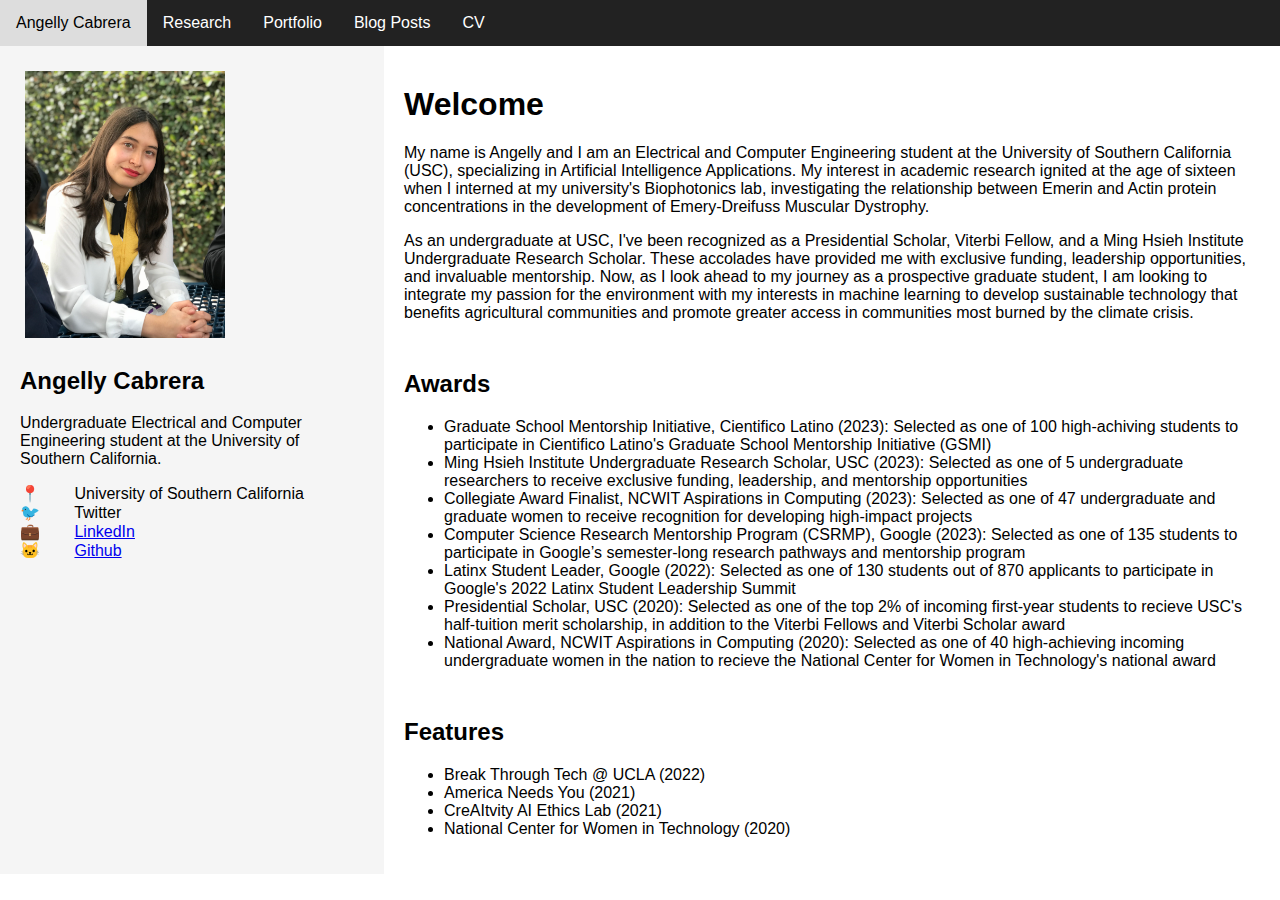
<file: index.html>
<!DOCTYPE html>
<html lang="en">
<head>
    <meta charset="UTF-8">
    <meta name="viewport" content="width=device-width, initial-scale=1.0">
    <link rel="stylesheet" href="style.css">
    <title>Angelly</title>
    <style>
        body {
            font-family: Arial, sans-serif;
            margin: 0;
            padding: 0;
        }
        .navbar {
            background-color: #222;
            overflow: hidden;
        }
        .navbar a {
            float: left;
            display: block;
            color: white;
            text-align: center;
            padding: 14px 16px;
            text-decoration: none;
        }
        .navbar a:hover {
            background-color: #ddd;
            color: black;
        }
        .container {
            display: flex; 
        }
        .sidebar {
            width: 30%; /* Adjust the width as needed */
            background-color: #f5f5f5;
            padding: 20px;
            box-sizing: border-box; /* This ensures padding is included in the width */
        }
        .content {
            width: 70%; /* Adjust the width as needed */
            padding: 20px;
            box-sizing: border-box; /* This ensures padding is included in the width */
        }
        .icon {
            width: 50px;
            display: inline-block;
        }
        .content h1 {
            margin-top: 20px; /* Adjust this value as needed */
        }
    </style>
</head>
<body>

<div class="navbar">
    <a href="test.html">Angelly Cabrera</a>
    <a href="research.html">Research</a>
    <a href="projects.html">Portfolio</a>
    <a href="#">Blog Posts</a>
    <a href="images/Cabrera_Angelly_CV.pdf">CV</a>
</div>

<div class="container">
    <div class="sidebar">
        <img src="images/angelly_me.jpeg" alt="Profile Image" width="200">
        <h2>Angelly Cabrera</h2>
        <p>Undergraduate Electrical and Computer Engineering student at the University of Southern California.</p>
        <div>
            <span class="icon">📍</span> University of Southern California
        </div>
        <div>
            <span class="icon">🐦</span> Twitter
        </div>
        <div>
            <span class="icon">💼</span> <a href="https://www.linkedin.com/in/karycabrera/">LinkedIn</a>
        </div>
        <div>
            <span class="icon">🐱</span> <a href="https://github.com/BitterDer">Github</a>
        </div>
        <!--
        <div>
            <span class="icon">📚</span> Google Scholar
        </div>
        <div>
            <span class="icon">🆔</span> ORCID
        </div>
        -->
    </div>

    <div class="content">
        <h1>Welcome</h1>
        <p>My name is Angelly and I am an Electrical and Computer Engineering student at the University of Southern California (USC), specializing in Artificial Intelligence Applications. My interest in academic research ignited at the age of sixteen when I interned at my university's Biophotonics lab, investigating the relationship between Emerin and Actin protein concentrations in the development of Emery-Dreifuss Muscular Dystrophy.<br></p>
        <p>As an undergraduate at USC, I've been recognized as a Presidential Scholar, Viterbi Fellow, and a Ming Hsieh Institute Undergraduate Research Scholar. These accolades have provided me with exclusive funding, leadership opportunities, and invaluable mentorship. 
            Now, as I look ahead to my journey as a prospective graduate student, I am looking to integrate my passion for the environment with my interests in machine learning to develop sustainable technology that benefits agricultural communities and promote greater access in communities most burned by the climate crisis.</p>

        <section id="awards">
            <h2><br>Awards</h2>
                <ul>
                  <li>Graduate School Mentorship Initiative, Cientifico Latino (2023): Selected as one of 100 high-achiving students to participate in Cientifico Latino's Graduate School Mentorship Initiative (GSMI)</li>
                  <li>Ming Hsieh Institute Undergraduate Research Scholar, USC (2023): Selected as one of 5 undergraduate researchers to receive exclusive funding, leadership, and mentorship opportunities</li>
                  <li>Collegiate Award Finalist, NCWIT Aspirations in Computing (2023): Selected as one of 47 undergraduate and graduate women to receive recognition for developing high-impact projects</li>
                  <li>Computer Science Research Mentorship Program (CSRMP), Google (2023): Selected as one of 135 students to participate in Google’s semester-long research pathways and mentorship program</li>
                  <li>Latinx Student Leader, Google (2022): Selected as one of 130 students out of 870 applicants to participate in Google's 2022 Latinx Student Leadership Summit</li>
                  <li>Presidential Scholar, USC (2020): Selected as one of the top 2% of incoming first-year students to recieve USC's half-tuition merit scholarship, in addition to the Viterbi Fellows and Viterbi Scholar award</li>
                  <li>National Award, NCWIT Aspirations in Computing (2020): Selected as one of 40 high-achieving incoming undergraduate women in the nation to recieve the National Center for Women in Technology's national award</li>
                </ul>
        </section>
        <section id="features">
            <h2><br>Features</h2>
                <ul>
                  <li>Break Through Tech @ UCLA (2022)</li>
                  <li>America Needs You (2021)</li>
                  <li>CreAItvity AI Ethics Lab (2021)</li>
                  <li>National Center for Women in Technology (2020)</li>
                </ul>
        </section>
    </div>
</div>

<!-- Clear floats -->
<div style="clear:both;"></div>

</body>
</html>
</file>
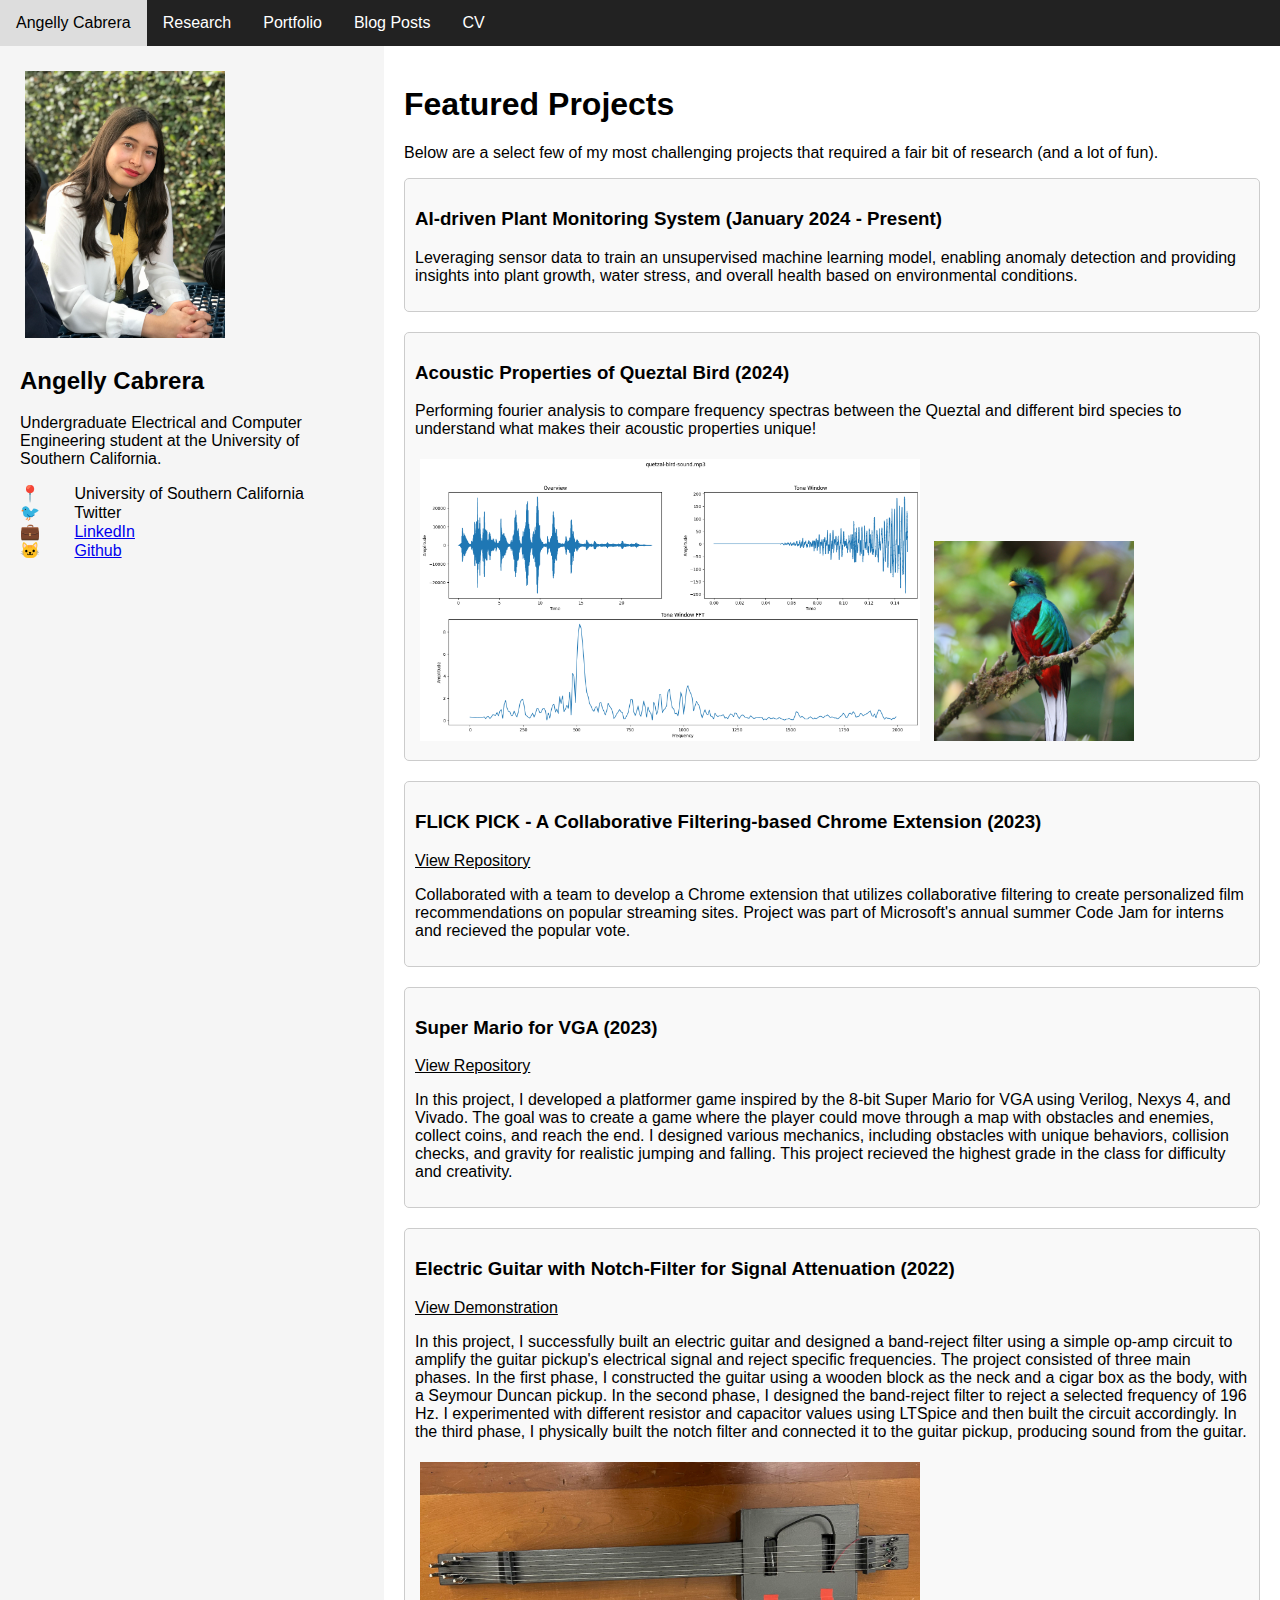
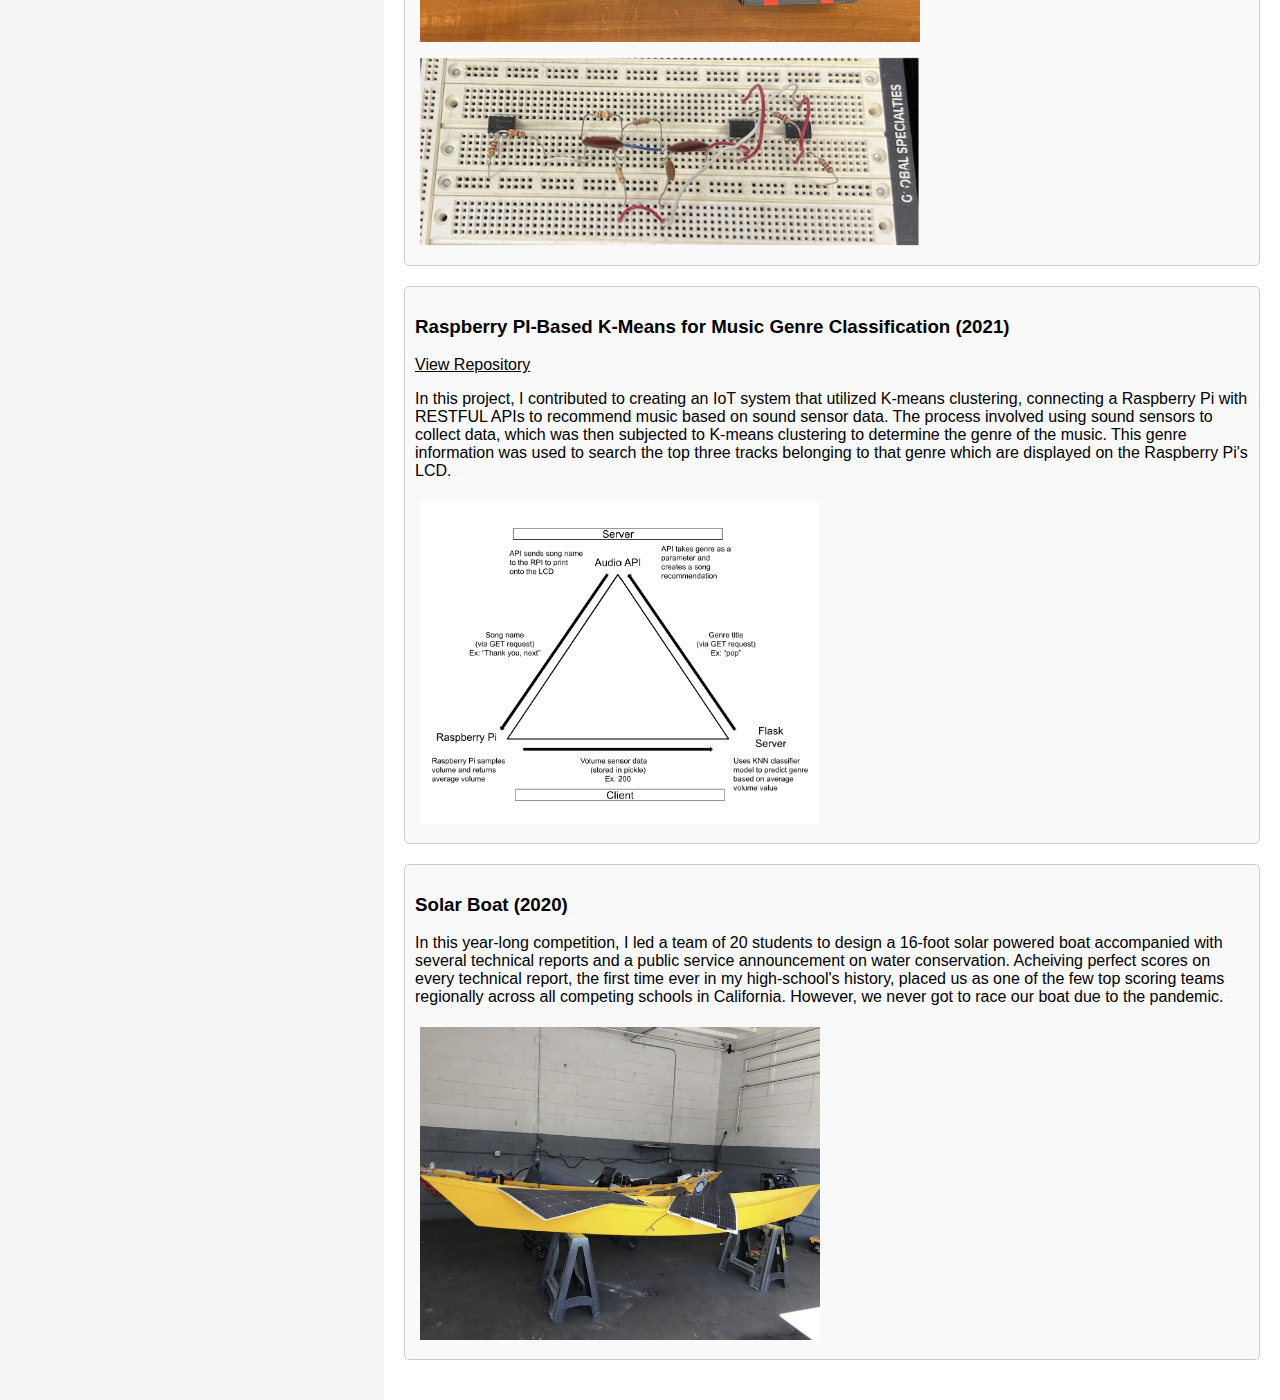
<file: projects.html>
<!DOCTYPE html>
<html lang="en">
<head>
    <meta charset="UTF-8">
    <meta name="viewport" content="width=device-width, initial-scale=1.0">
    <link rel="stylesheet" href="style.css">
    <title>Featured Projects</title>
</head>
<body>

<div class="navbar">
    <a href="index.html">Angelly Cabrera</a>
    <a href="research.html">Research</a>
    <a href="#">Portfolio</a>
    <a href="#">Blog Posts</a>
    <a href="images/Cabrera_Angelly_CV.pdf">CV</a>
</div>

<div class="container">
    <div class="sidebar">
        <img src="images/angelly_me.jpeg" alt="Profile Image" width="200">
        <h2>Angelly Cabrera</h2>
        <p>Undergraduate Electrical and Computer Engineering student at the University of Southern California.</p>
        <div>
            <span class="icon">📍</span> University of Southern California
        </div>
        <div>
            <span class="icon">🐦</span> Twitter
        </div>
        <div>
            <span class="icon">💼</span> <a href="https://www.linkedin.com/in/karycabrera/">LinkedIn</a>
        </div>
        <div>
            <span class="icon">🐱</span> <a href="https://github.com/BitterDer">Github</a>
        </div>
        <!--
        <div>
            <span class="icon">📚</span> Google Scholar
        </div>
        <div>
            <span class="icon">🆔</span> ORCID
        </div>
        -->
    </div>

    <div class="content">
        <h1>Featured Projects</h1>
        <p>Below are a select few of my most challenging projects that required a fair bit of research (and a lot of fun).</p>
        <div class="project">
            <h3>AI-driven Plant Monitoring System (January 2024 - Present)</h3>
            <p>Leveraging sensor data to train an unsupervised machine learning model, enabling anomaly detection and providing insights into plant growth, water stress, and overall health based on environmental conditions.</p> 
        </div>
        <div class="project">
            <h3>Acoustic Properties of Queztal Bird (2024)</h3>
            <p>Performing fourier analysis to compare frequency spectras between the Queztal and different bird species to understand what makes their acoustic properties unique!</p> 
            <img src="images/queztalchirp.png" width="500" class="center">
            <img src="images/quetzal-bird.jpg" width="200" class="center">
        </div>
        <div class="project">
            <h3>FLICK PICK - A Collaborative Filtering-based Chrome Extension (2023)</h3>
            <a href="https://github.com/kyleburgess2025/movie-prediction" target="_blank" id="posterLink">View Repository</a>
            <p>Collaborated with a team to develop a Chrome extension that utilizes collaborative filtering to create personalized film recommendations on popular streaming sites. Project was part of Microsoft's annual summer Code Jam for interns and recieved the popular vote.</p>
        </div>
        <div class="project">
            <h3>Super Mario for VGA (2023)</h3>
            <a href="https://github.com/BitterDer/MarioVGA" target="_blank" id="posterLink">View Repository</a>
            <p>In this project, I developed a platformer game inspired by the 8-bit Super Mario for VGA using Verilog, Nexys 4, and Vivado. The goal was to create a game where the player could move through a map with obstacles and enemies, collect coins, and reach the end. I designed various mechanics, including obstacles with unique behaviors, collision checks, and gravity for realistic jumping and falling. This project recieved the highest grade in the class for difficulty and creativity.</p>
        </div>
        <div class="project">
            <h3>Electric Guitar with Notch-Filter for Signal Attenuation (2022)</h3>
            <a href="https://drive.google.com/file/d/1648eyoQMRIoGKxLIbobhWrftVgF0Jt7v/view" target="_blank" id="posterLink">View Demonstration</a>
            <p>In this project, I successfully built an electric guitar and designed a band-reject filter using a simple op-amp circuit to amplify the guitar pickup's electrical signal and reject specific frequencies. The project consisted of three main phases. In the first phase, I constructed the guitar using a wooden block as the neck and a cigar box as the body, with a Seymour Duncan pickup. In the second phase, I designed the band-reject filter to reject a selected frequency of 196 Hz. I experimented with different resistor and capacitor values using LTSpice and then built the circuit accordingly. In the third phase, I physically built the notch filter and connected it to the guitar pickup, producing sound from the guitar.</p>
            <img src="images/electricguitar.png" width="500" class="center">
            <img src="images/guitarcircuit.png" width="500" class="center">
        </div>
        <div class="project">
            <h3>Raspberry PI-Based K-Means for Music Genre Classification (2021)</h3>
            <a href="https://github.com/BitterDer/EE250-Final-Project" target="_blank" id="posterLink">View Repository</a>
            <p>In this project, I contributed to creating an IoT system that utilized K-means clustering, connecting a Raspberry Pi with RESTFUL APIs to recommend music based on sound sensor data. The process involved using sound sensors to collect data, which was then subjected to K-means clustering to determine the genre of the music. This genre information was used to search the top three tracks belonging to that genre which are displayed on the Raspberry Pi's LCD.</p>
            <img src="images/ee250diagram.png" width="400">
        </div>
        <div class="project">
            <h3>Solar Boat (2020)</h3>
            <p> In this year-long competition, I led a team of 20 students to design a 16-foot solar powered boat accompanied with several technical reports and a public service announcement on water conservation. Acheiving perfect scores on every technical report, the first time ever in my high-school's history, placed us as one of the few top scoring teams regionally across all competing schools in California. However, we never got to race our boat due to the pandemic.</p>
            <img src="images/solarboat.png" width="400">
        </div>
    </div>
</div>

<!-- Clear floats -->
<div style="clear:both;"></div>

</body>
</html>
</file>
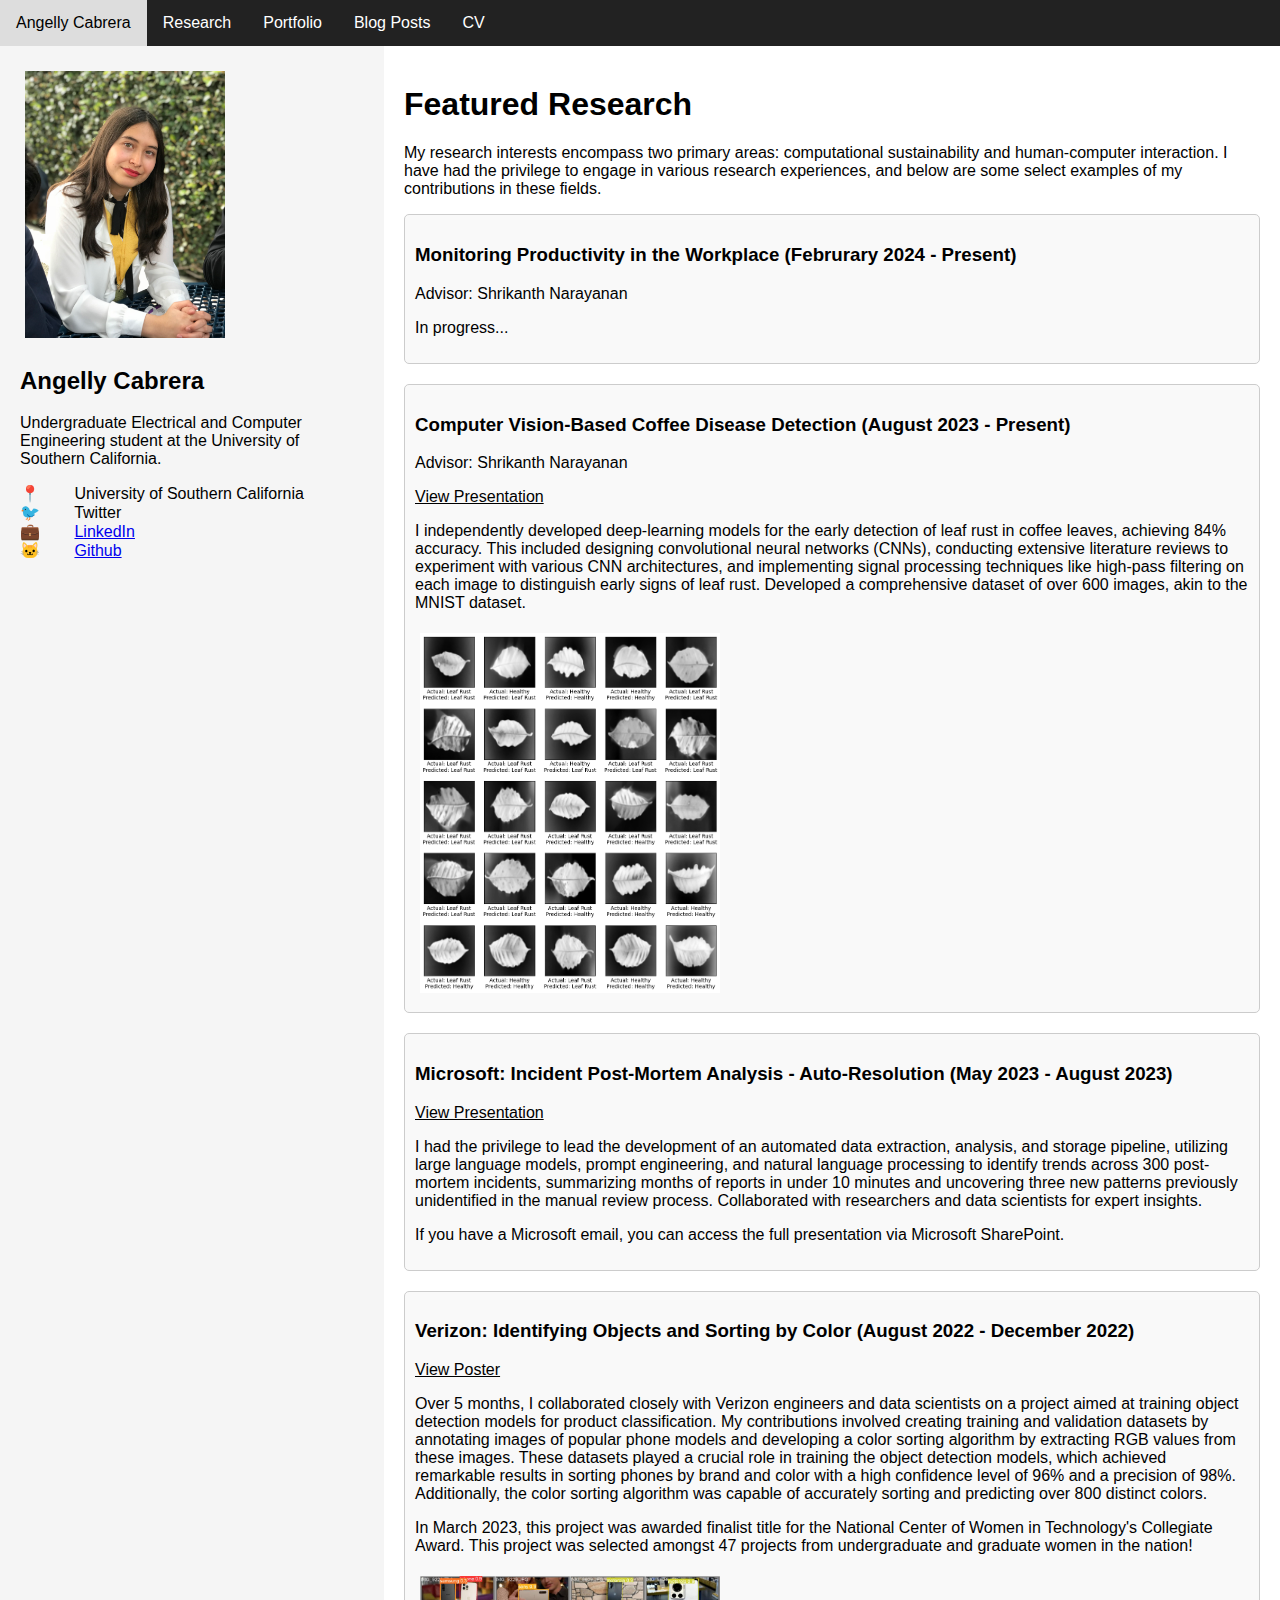
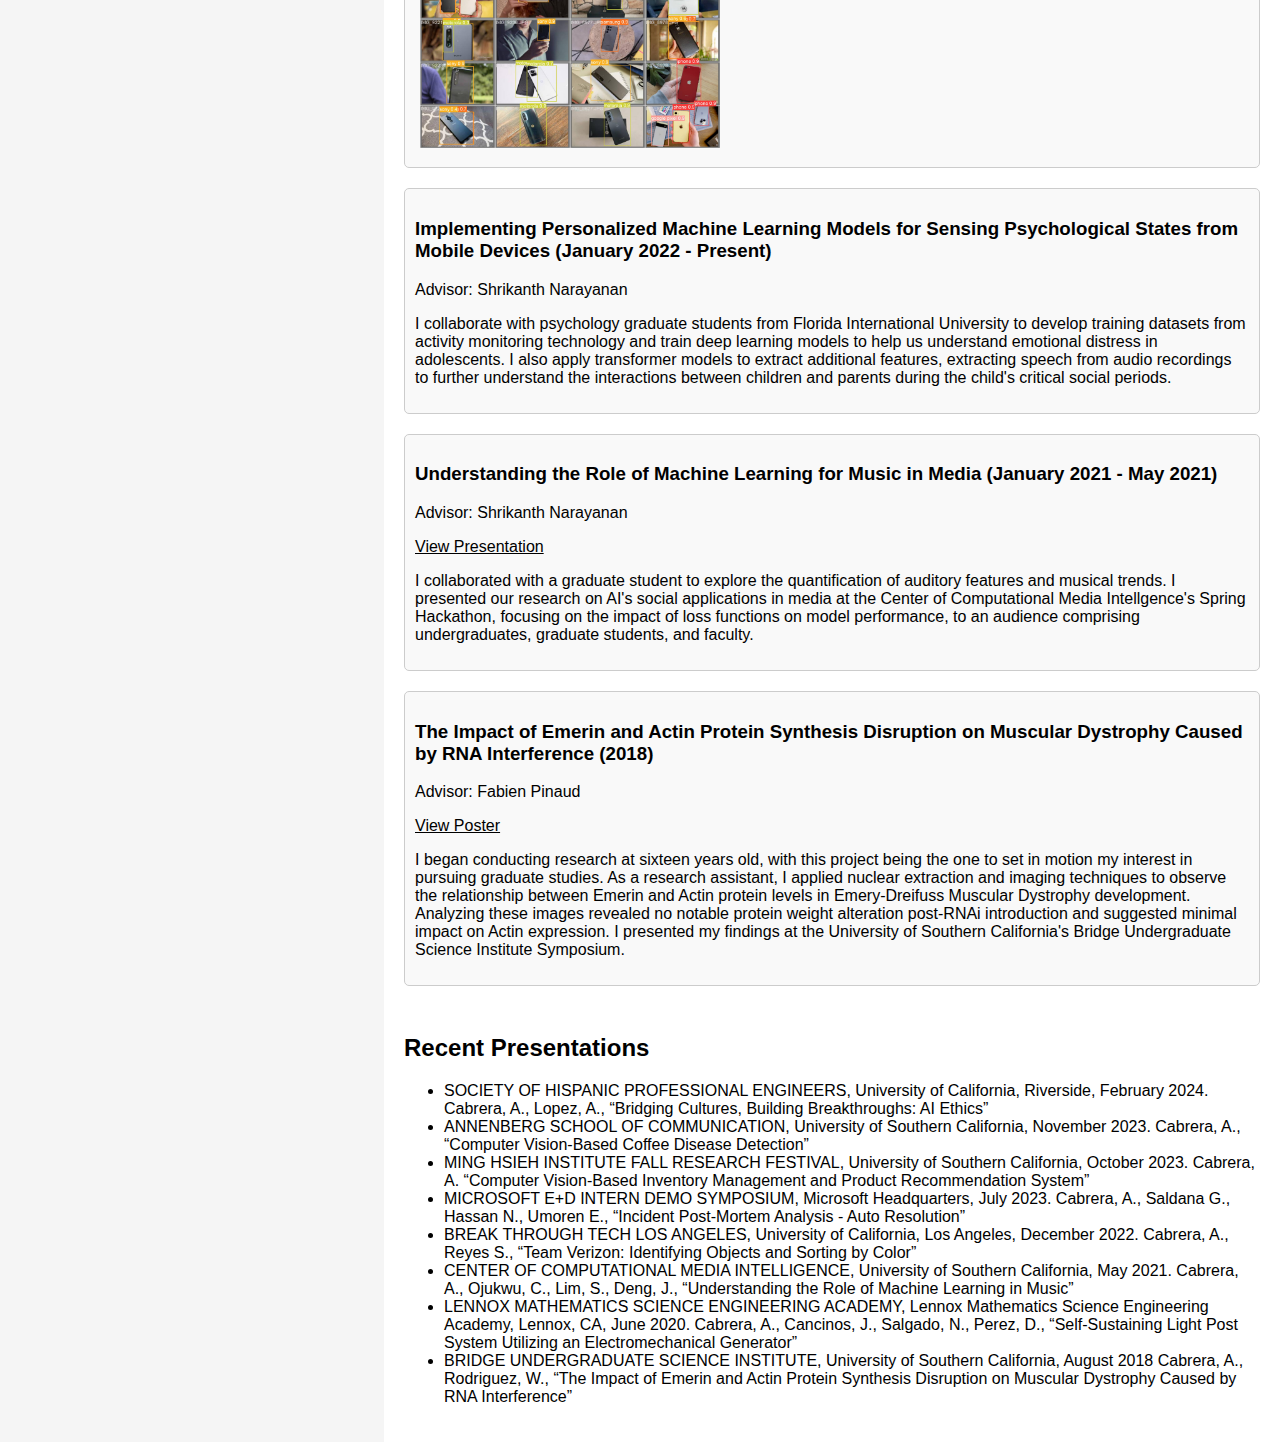
<file: research.html>
<!DOCTYPE html>
<html lang="en">
<head>
    <meta charset="UTF-8">
    <meta name="viewport" content="width=device-width, initial-scale=1.0">
    <link rel="stylesheet" href="style.css">
    <title>Featured Projects</title>
</head>
<body>

<div class="navbar">
    <a href="index.html">Angelly Cabrera</a>
    <a href="research.html">Research</a>
    <a href="projects.html">Portfolio</a>
    <a href="#">Blog Posts</a>
    <a href="images/Cabrera_Angelly_CV.pdf">CV</a>
</div>

<div class="container">
    <div class="sidebar">
        <img src="images/angelly_me.jpeg" alt="Profile Image" width="200">
        <h2>Angelly Cabrera</h2>
        <p>Undergraduate Electrical and Computer Engineering student at the University of Southern California.</p>
        <div>
            <span class="icon">📍</span> University of Southern California
        </div>
        <div>
            <span class="icon">🐦</span> Twitter
        </div>
        <div>
            <span class="icon">💼</span> <a href="https://www.linkedin.com/in/karycabrera/">LinkedIn</a>
        </div>
        <div>
            <span class="icon">🐱</span> <a href="https://github.com/BitterDer">Github</a>
        </div>
        <!--
        <div>
            <span class="icon">📚</span> Google Scholar
        </div>
        <div>
            <span class="icon">🆔</span> ORCID
        </div>
        -->
    </div>

    <div class="content">
        <h1>Featured Research</h1>
        <p>My research interests encompass two primary areas: computational sustainability and human-computer interaction. I have had the privilege to engage in various research experiences, and below are some select examples of my contributions in these fields.<br></p>
        <div class="project">
            <h3>Monitoring Productivity in the Workplace (Februrary 2024 - Present)</h3>
            <p>Advisor: Shrikanth Narayanan</p>
            <p>In progress...</p>
        </div>
        <div class="project">
            <h3>Computer Vision-Based Coffee Disease Detection (August 2023 - Present)</h3>
            <p>Advisor: Shrikanth Narayanan</p>
            <a href="images/Cabrera_Angelly_DirectedResearch.pdf" target="_blank" id="posterLink">View Presentation</a>
            <p>I independently developed deep-learning models for the early detection of leaf rust in coffee leaves, achieving 84% accuracy. This included designing convolutional neural networks (CNNs), conducting extensive literature reviews to experiment with various CNN architectures, and implementing signal processing techniques like high-pass filtering on each image to distinguish early signs of leaf rust. Developed a comprehensive dataset of over 600 images, akin to the MNIST dataset.</p>
            <img src="images/predictedleaf.png" width="300" class="center">
        </div>
        <div class="project">
            <h3>Microsoft: Incident Post-Mortem Analysis - Auto-Resolution (May 2023 - August 2023)</h3>
            <a href="images/Cabrera_Angelly_MFSTDemo.pdf" target="_blank" id="posterLink">View Presentation</a>
            <p>I had the privilege to lead the development of an automated data extraction, analysis, and storage pipeline, utilizing large language models, prompt engineering, and natural language processing to identify trends across 300 post-mortem incidents, summarizing months of reports in under 10 minutes and uncovering three new patterns previously unidentified in the manual review process. Collaborated with researchers and data scientists for expert insights.</p>
            <p>If you have a Microsoft email, you can access the full presentation via Microsoft SharePoint.</p>
        </div>
        <div class="project">
            <h3>Verizon: Identifying Objects and Sorting by Color (August 2022 - December 2022)</h3>
            <a href="images/Cabrera_Angelly_MHIResearchFestival.pdf" target="_blank" id="posterLink">View Poster</a>
            <p>Over 5 months, I collaborated closely with Verizon engineers and data scientists on a project aimed at training object detection models for product classification. My contributions involved creating training and validation datasets by annotating images of popular phone models and developing a color sorting algorithm by extracting RGB values from these images. These datasets played a crucial role in training the object detection models, which achieved remarkable results in sorting phones by brand and color with a high confidence level of 96% and a precision of 98%. Additionally, the color sorting algorithm was capable of accurately sorting and predicting over 800  distinct colors.</p>
            <p>In March 2023, this project was awarded finalist title for the National Center of Women in Technology's Collegiate Award. This project was selected amongst 47 projects from undergraduate and graduate women in the nation!</p>
            <img src="images/verizonval.jpg" width="300" class="center">
        </div>
        <div>
            <div class="project">
            <h3>Implementing Personalized Machine Learning Models for Sensing Psychological States from Mobile Devices (January 2022 - Present)</h3>
            <p>Advisor: Shrikanth Narayanan</p>
            <p>I collaborate with psychology graduate students from Florida International University to develop training datasets from activity monitoring technology and train deep learning models to help us understand emotional distress in adolescents. I also apply transformer models to extract additional features, extracting speech from audio recordings to further understand the interactions between children and parents during the child's critical social periods.</p>
        </div>
        <div class="project">
            <h3>Understanding the Role of Machine Learning for Music in Media (January 2021 - May 2021)</h3>
            <p>Advisor: Shrikanth Narayanan</p>
            <a href="images/Cabrera_Angelly_ExploreCSRGoogle.pdf" target="_blank" id="posterLink">View Presentation</a>
            <p>I collaborated with a graduate student to explore the quantification of auditory features and musical trends. I presented our research on AI's social applications in media at the Center of Computational Media Intellgence's Spring Hackathon, focusing on the impact of loss functions on model performance, to an audience comprising undergraduates, graduate students, and faculty.</p>
        </div>
        <div class="project">
            <h3>The Impact of Emerin and Actin Protein Synthesis Disruption on Muscular Dystrophy Caused by RNA Interference (2018)</h3>
            <p>Advisor: Fabien Pinaud</p>
            <a href="images/Cabrera_Angelly_BUGS.pdf" target="_blank" id="posterLink">View Poster</a>
            <p>I began conducting research at sixteen years old, with this project being the one to set in motion my interest in pursuing graduate studies. As a research assistant, I applied nuclear extraction and imaging techniques to observe the relationship between Emerin and Actin protein levels in Emery-Dreifuss Muscular Dystrophy development. Analyzing these images revealed no notable protein weight alteration post-RNAi introduction and suggested minimal impact on Actin expression. I presented my findings at the University of Southern California's Bridge Undergraduate Science Institute Symposium.</p>
        </div>

        <section id="presentations">
            <h2><br>Recent Presentations</h2>
                <ul>
                  <li>SOCIETY OF HISPANIC PROFESSIONAL ENGINEERS, University of California, Riverside, February 2024.
                    Cabrera, A., Lopez, A., “Bridging Cultures, Building Breakthroughs: AI Ethics”</li>
                  <li>ANNENBERG SCHOOL OF COMMUNICATION, University of Southern California, November 2023.
                    Cabrera, A., “Computer Vision-Based Coffee Disease Detection”</li>
                  <li>MING HSIEH INSTITUTE FALL RESEARCH FESTIVAL, University of Southern California, October 2023.
                    Cabrera, A. “Computer Vision-Based Inventory Management and Product Recommendation System”</li>
                  <li>MICROSOFT E+D INTERN DEMO SYMPOSIUM, Microsoft Headquarters, July 2023.
                    Cabrera, A., Saldana G., Hassan N., Umoren E., “Incident Post-Mortem Analysis - Auto Resolution” </li>
                  <li>BREAK THROUGH TECH LOS ANGELES, University of California, Los Angeles, December 2022.
                    Cabrera, A., Reyes S., “Team Verizon: Identifying Objects and Sorting by Color” </li>
                  <li>CENTER OF COMPUTATIONAL MEDIA INTELLIGENCE, University of Southern California, May 2021.
                    Cabrera, A., Ojukwu, C., Lim, S., Deng, J., “Understanding the Role of Machine Learning in Music”</li>
                  <li>LENNOX MATHEMATICS SCIENCE ENGINEERING ACADEMY, Lennox Mathematics Science Engineering Academy, Lennox, CA, June 2020. 
                    Cabrera, A., Cancinos, J., Salgado, N., Perez, D., “Self-Sustaining Light Post System Utilizing an Electromechanical Generator”</li>
                  <li>BRIDGE UNDERGRADUATE SCIENCE INSTITUTE, University of Southern California, August 2018
                    Cabrera, A., Rodriguez, W., “The Impact of Emerin and Actin Protein Synthesis Disruption on Muscular Dystrophy Caused by RNA Interference”</li>
                </ul>
        </section>
    </div>
</div>

<!-- Clear floats -->
<div style="clear:both;"></div>

</body>
</html>
</file>
<file: style.css>
body {
    font-family: Arial, sans-serif;
    margin: 0;
    padding: 0;
}
.navbar {
    background-color: #222;
    overflow: hidden;
}
.navbar a {
    float: left;
    display: block;
    color: white;
    text-align: center;
    padding: 14px 16px;
    text-decoration: none;
}
.navbar a:hover {
    background-color: #ddd;
    color: black;
}
/* Add a container class */
.container {
    display: flex; /* This will align the sidebar and content side by side */
}
.sidebar {
    /* float: left; Remove the float */
    width: 30%; /* Adjust the width as needed */
    background-color: #f5f5f5;
    padding: 20px;
    box-sizing: border-box; /* This ensures padding is included in the width */
}
.sidebar img {
    margin: 5px; 
    max-width: 100%;
    height: auto; 
}
.content {
    /* float: right; Remove the float */
    width: 70%; /* Adjust the width as needed */
    padding: 20px;
    box-sizing: border-box; /* This ensures padding is included in the width */
}
.icon {
    width: 50px;
    display: inline-block;
}
/* Adjust the header */
.content h1 {
    margin-top: 20px; /* Adjust this value as needed */
}
.project {
    margin-bottom: 20px;
    padding: 10px;
    border: 1px solid #ccc;
    border-radius: 5px;
    background-color: #f9f9f9;
}
.project img {
    margin: 5px; 
    max-width: 100%;
    height: auto; 
}
.award {
    overflow: hidden; /* This will prevent content overflow */
    margin-bottom: 20px;
    padding: 20px;
    border: 1px solid #ccc;
    border-radius: 5px;
    background-color: #f9f9f9;
}
#posterLink:link, #posterLink:visited, #posterLink:hover, #posterLink:active {
    color: black; /* Or any color you prefer */
}
</file>
